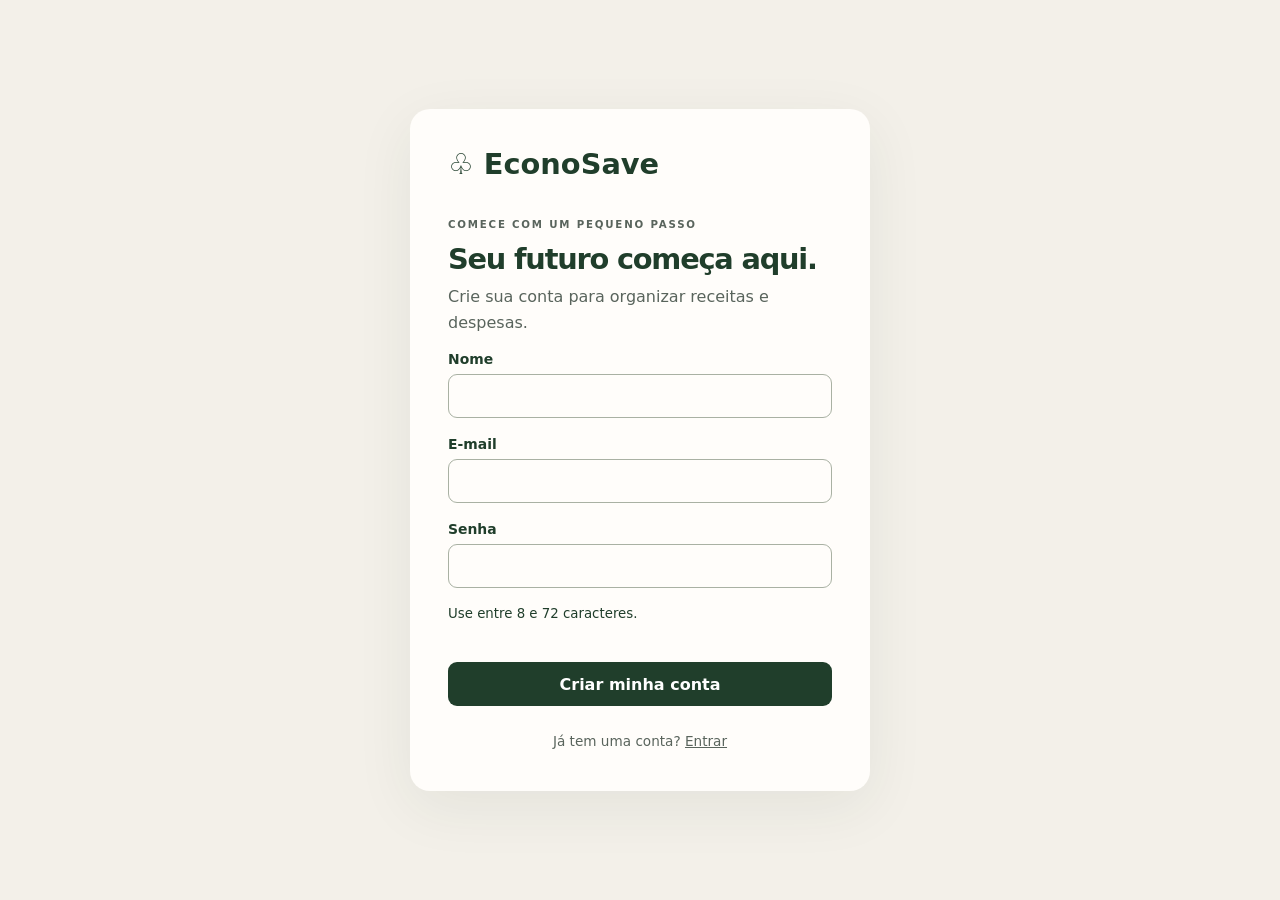
<file: src/main/resources/static/cadastro.html>
<!doctype html>
<html lang="pt-BR">
<head>
    <meta charset="utf-8">
    <meta name="viewport" content="width=device-width,initial-scale=1">
    <title>Criar conta · EconoSave</title>
    <link rel="stylesheet" href="styles.css">
    <script type="module" src="auth.js"></script>
</head>
<body class="auth">
<main class="auth-card" style="margin:0">
    <a class="auth-brand" href="login.html">♧ EconoSave</a>
    <p class="eyebrow">COMECE COM UM PEQUENO PASSO</p>
    <h1>Seu futuro começa aqui.</h1>
    <p>Crie sua conta para organizar receitas e despesas.</p>
    <p id="sucesso" role="status"></p>
    <form data-action="register">
        <label for="nome">Nome<input name="nome" id="nome" required maxlength="100" autocomplete="name"></label>
        <label for="email">E-mail<input name="email" id="email" type="email" required maxlength="254" autocomplete="email"></label>
        <label for="senha">Senha<input name="senha" id="senha" type="password" required minlength="8" maxlength="72" autocomplete="new-password" aria-describedby="senha-ajuda"></label>
        <small id="senha-ajuda">Use entre 8 e 72 caracteres.</small>
        <div id="mensagem" role="alert"></div>
        <button class="primary">Criar minha conta</button>
    </form>
    <p class="switch">Já tem uma conta? <a href="login.html">Entrar</a></p>
</main>
</body>
</html>
</file>
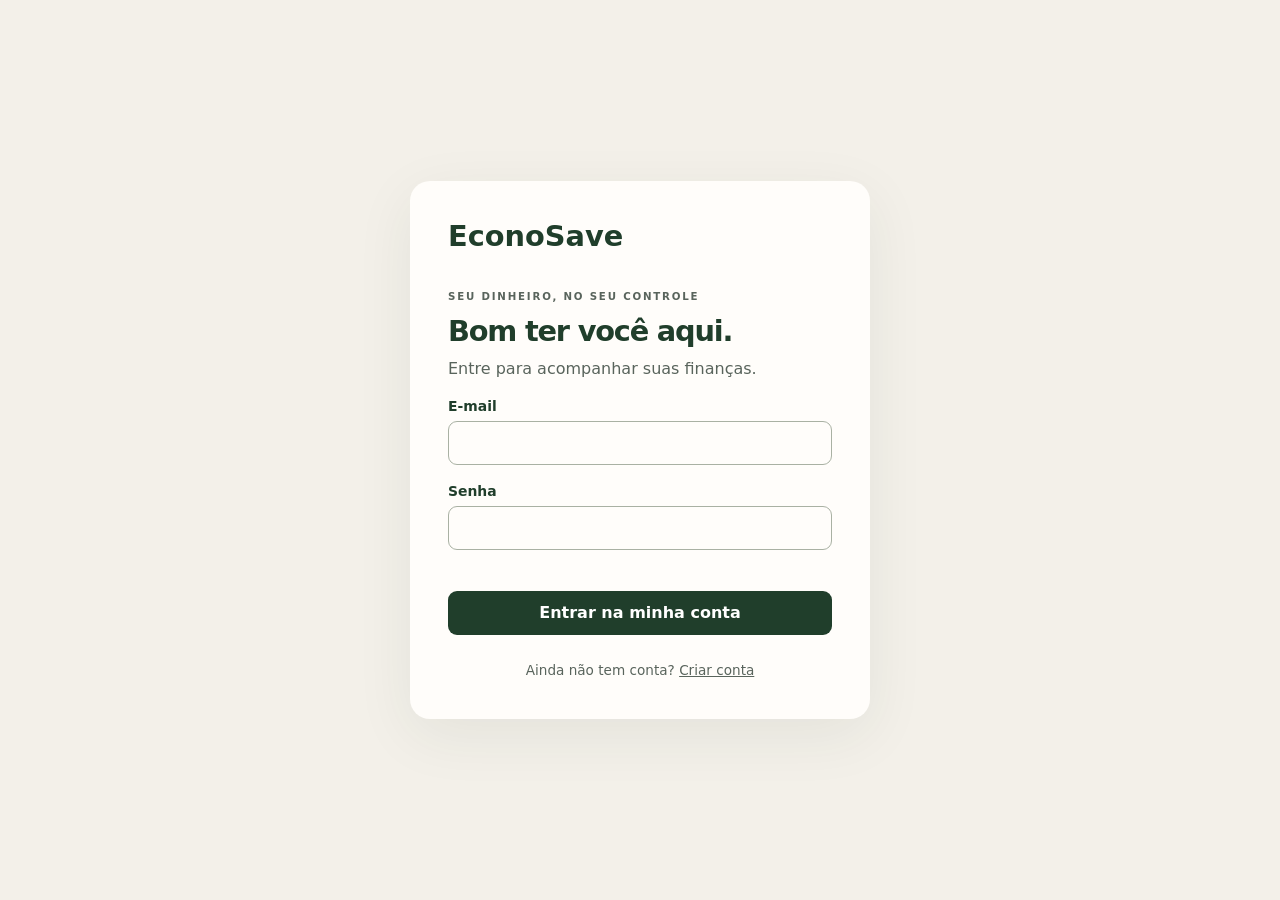
<file: src/main/resources/static/login.html>
<!doctype html>
<html lang="pt-BR">
<head>
    <meta charset="utf-8">
    <meta name="viewport" content="width=device-width,initial-scale=1">
    <title>Entrar · EconoSave</title>
    <link rel="stylesheet" href="styles.css">
    <script type="module" src="auth.js"></script>
</head>
<body class="auth">
<main class="auth-card" style="margin:0">
    <a class="auth-brand" href="login.html">EconoSave</a>
    <p class="eyebrow">SEU DINHEIRO, NO SEU CONTROLE</p>
    <h1>Bom ter você aqui.</h1>
    <p>Entre para acompanhar suas finanças.</p>
    <p id="sucesso" role="status"></p>
    <form data-action="login">
        <label for="email">E-mail<input name="email" id="email" type="email" required maxlength="254" autocomplete="username"></label>
        <label for="senha">Senha<input name="senha" id="senha" type="password" required maxlength="72" autocomplete="current-password"></label>
        <div id="mensagem" role="alert"></div>
        <button class="primary">Entrar na minha conta</button>
    </form>
    <p class="switch">Ainda não tem conta? <a href="cadastro.html">Criar conta</a></p>
</main>
</body>
</html>
</file>
<file: src/main/resources/static/styles.css>
:root{--green:#203e2b;--olive:#687d3b;--bg:#f3f0e9;--paper:#fffdfa;--muted:#59645c;--line:#e6e6dc;--red:#974d42;font-family:system-ui,-apple-system,"Segoe UI",sans-serif;color:var(--green);background:var(--bg);font-synthesis:none}*{box-sizing:border-box}body{margin:0}button,input,select{font:inherit}a{color:inherit}button,a,input,select{-webkit-tap-highlight-color:transparent}button{cursor:pointer;border:0}button:disabled{opacity:.55;cursor:wait}button,input,select{min-height:44px;border-radius:9px}button{padding:10px 17px;font-weight:600}input,select{width:100%;padding:10px 12px;border:1px solid #a9b1a3;background:var(--paper);color:var(--green)}:focus-visible{outline:3px solid #a46317;outline-offset:4px}label{display:grid;gap:7px;font-size:.87rem;font-weight:600}h1,h2,p{margin-top:0}h1{font-size:clamp(1.8rem,3vw,2.5rem);letter-spacing:-1.2px;margin-bottom:8px}h2{font-size:1.13rem;letter-spacing:-.3px;margin-bottom:0}p{line-height:1.6}small{display:block}.sidebar{position:fixed;inset:0 auto 0 0;width:235px;background:#eae9df;border-right:1px solid #dedfd3;display:flex;flex-direction:column;padding-bottom:24px}.brand{display:flex;gap:12px;align-items:center;background:var(--green);color:#fff;padding:30px 22px;text-decoration:none;font-weight:700;font-size:1.65rem;letter-spacing:-1px}.brand>span{font-size:3.2rem;font-weight:400}.brand small{font-size:.65rem;letter-spacing:0;font-weight:400;margin-top:5px}.sidebar nav{display:grid;gap:9px;padding:28px 17px}.sidebar nav a{padding:15px 16px;text-decoration:none;border-radius:9px;font-size:.92rem}.sidebar nav a:hover{background:#dcdfcf}.sidebar nav .active{background:var(--olive);color:white}.sidebar-note{margin-top:auto;padding:24px;color:#516147;font-size:.85rem}.sidebar-note>span{font-size:5rem;color:#a6b08c}.sidebar>.ghost{margin:0 18px;text-align:left;border-top:1px solid #cfd4c4;border-radius:0}.ghost{background:transparent;color:var(--green)}.ghost:hover{background:#e9eadf}.primary{background:var(--green);color:white}.primary:hover{background:#355a3e}.danger{background:var(--red);color:#fff}main{margin-left:235px;padding:40px clamp(20px,3vw,48px);max-width:1750px}.page-header{display:flex;align-items:center;justify-content:space-between;gap:20px;margin-bottom:28px}.page-header p{color:var(--muted);margin-bottom:0}.eyebrow{font-size:.64rem;letter-spacing:1.8px;font-weight:700;margin-bottom:10px!important}.month{min-width:175px}.summary{display:grid;grid-template-columns:1.55fr 1fr 1fr;gap:18px;margin-bottom:24px}.summary article{border-radius:16px;padding:25px 27px;position:relative;overflow:hidden}.summary h2{margin:14px 0 7px}.summary strong{font-size:clamp(1.5rem,2.4vw,2rem);display:block;letter-spacing:-1px}.summary small{font-size:.78rem;margin-top:10px}.balance{background:var(--green);color:#fff}.balance strong{font-size:clamp(2rem,3.4vw,3rem);position:relative;z-index:1}.balance p{margin-bottom:20px}.leaf{position:absolute;right:-16px;bottom:-50px;font-size:12rem;color:#80935b;opacity:.3;transform:rotate(-25deg)}.income{background:#dfe3d3}.expense{background:#ecdcd1}.round{border:1.5px solid;border-radius:50%;font-size:1.4rem;display:grid;place-items:center;width:34px;height:34px}.dashboard-grid{display:grid;grid-template-columns:1.8fr 1fr;gap:22px;margin-bottom:24px}.panel{background:var(--paper);border:1px solid #eae8df;border-radius:16px;padding:25px;box-shadow:0 4px 16px #203e2b04;scroll-margin-top:20px}.panel-heading{display:flex;justify-content:space-between;align-items:center;gap:15px;margin-bottom:23px}.tag{font-size:.7rem;color:var(--muted);background:#f0f1e8;padding:6px 10px;border-radius:20px}.chart-layout{display:flex;gap:25px;align-items:center;flex-wrap:wrap}.donut{width:190px;height:190px;border-radius:50%;display:grid;place-items:center;background:#e5e7dc;flex-shrink:0}.donut>div{border-radius:50%;width:135px;height:135px;background:var(--paper);display:flex;flex-direction:column;justify-content:center;text-align:center;gap:8px}.donut small{font-size:.65rem;color:var(--muted)}.donut strong{font-size:1.1rem}.category-list{list-style:none;padding:0;margin:0;flex:1;min-width:170px}.category-list li{display:flex;justify-content:space-between;gap:12px;padding:10px 0;border-bottom:1px solid var(--line);font-size:.8rem}.category-list .dot{width:9px;height:9px;display:inline-block;margin-right:7px;border-radius:50%}.category-list small{color:var(--muted);margin:4px 0 0 16px;font-size:.7rem}.tip{padding:27px;background:#e1e4d3;border-radius:16px;display:flex;flex-direction:column;align-items:flex-start}.tip>span{font-size:2rem;margin-bottom:17px}.tip h2{font-size:1.35rem;line-height:1.35}.tip p{font-size:.87rem;margin:14px 0 22px;color:#465441}.tip button{margin-top:auto}.filters{display:grid;grid-template-columns:2fr 1fr 1fr;gap:16px;margin-bottom:20px}.table-wrap{overflow:auto}table{border-collapse:collapse;width:100%;font-size:.87rem}th{text-align:left;color:var(--muted);font-size:.7rem;font-weight:600;letter-spacing:.4px;padding:12px 10px;border-bottom:1px solid var(--line)}td{padding:17px 10px;border-bottom:1px solid var(--line)}td small{color:var(--muted);margin-top:5px;font-size:.75rem}td .ghost{font-size:.75rem;padding:8px}.numeric{text-align:right;white-space:nowrap}.positive{color:#496327}.negative{color:var(--red)}.muted{color:var(--muted);font-size:.82rem}.empty{padding:30px 10px;text-align:center;color:var(--muted)}footer{margin-top:25px;text-align:center;font-size:.7rem;color:var(--muted)}dialog{border:1px solid var(--line);border-radius:18px;padding:28px;width:min(520px,calc(100% - 30px));max-height:90vh;color:var(--green);background:var(--paper);box-shadow:0 20px 80px #14291930}dialog::backdrop{background:#14291980}dialog label{margin-bottom:18px}.form-row{display:grid;grid-template-columns:1fr 1fr;gap:15px}.actions{display:flex;justify-content:flex-end;gap:10px;margin-top:24px}[role=alert]{color:#973d31;font-size:.9rem}#status:not(:empty){padding:12px 16px;background:#e1e5d5;border-radius:8px}.skip{position:fixed;top:-100px;left:20px;z-index:10;padding:12px;background:white}.skip:focus{top:10px}.sr-only{position:absolute;width:1px;height:1px;padding:0;margin:-1px;overflow:hidden;clip:rect(0,0,0,0);white-space:nowrap;border:0}.auth{min-height:100vh;display:grid;place-items:center;padding:24px}.auth-card{max-width:460px;width:100%;padding:38px;background:var(--paper);border-radius:20px;box-shadow:0 16px 60px #203e2b12}.auth-brand{font-size:1.8rem;font-weight:750;text-decoration:none;display:block;margin-bottom:35px}.auth h1{font-size:1.8rem}.auth form{display:grid;gap:18px}.auth .primary{margin-top:5px}.auth .switch{font-size:.85rem;text-align:center;margin:25px 0 0}.auth p{color:var(--muted)}[hidden]{display:none!important}@media(min-width:1500px){.chart-layout{gap:45px}.donut{width:220px;height:220px}.donut>div{width:158px;height:158px}}@media(max-width:1100px){.sidebar{width:205px}.brand{font-size:1.4rem;padding:25px 18px}main{margin-left:205px;padding:28px 22px}.dashboard-grid{grid-template-columns:1fr}.tip{display:none}.summary article{padding:22px 18px}.category-list{min-width:200px}}@media(max-width:750px){.sidebar{position:static;width:100%;padding:0;border:0}.brand{padding:16px 22px;font-size:1.4rem}.brand>span{font-size:2rem}.sidebar nav{display:flex;overflow:auto;padding:10px;gap:4px}.sidebar nav a{white-space:nowrap;padding:12px;font-size:.8rem}.sidebar-note{display:none}.sidebar>.ghost{position:absolute;top:20px;right:10px;color:white;font-size:.75rem;padding:8px;margin:0;border:0}main{margin:0;padding:24px 16px}.page-header{align-items:flex-start}.page-header p:not(.eyebrow){font-size:.8rem}.month{min-width:130px;max-width:145px;font-size:.75rem}.summary{grid-template-columns:1fr 1fr;gap:12px}.balance{grid-column:1/-1}.balance strong{font-size:2.4rem}.summary h2{font-size:1rem}.summary strong{font-size:1.5rem}.panel{padding:20px 16px}.filters{grid-template-columns:1fr 1fr}.filters label:first-child{grid-column:1/-1}.panel-heading>.primary{font-size:.75rem;padding:10px}.chart-layout{justify-content:center}.form-row{grid-template-columns:1fr}.auth-card{padding:28px}.tag{display:none}h1{font-size:1.65rem}td{white-space:nowrap}.category-list{min-width:100%}}
</file>
